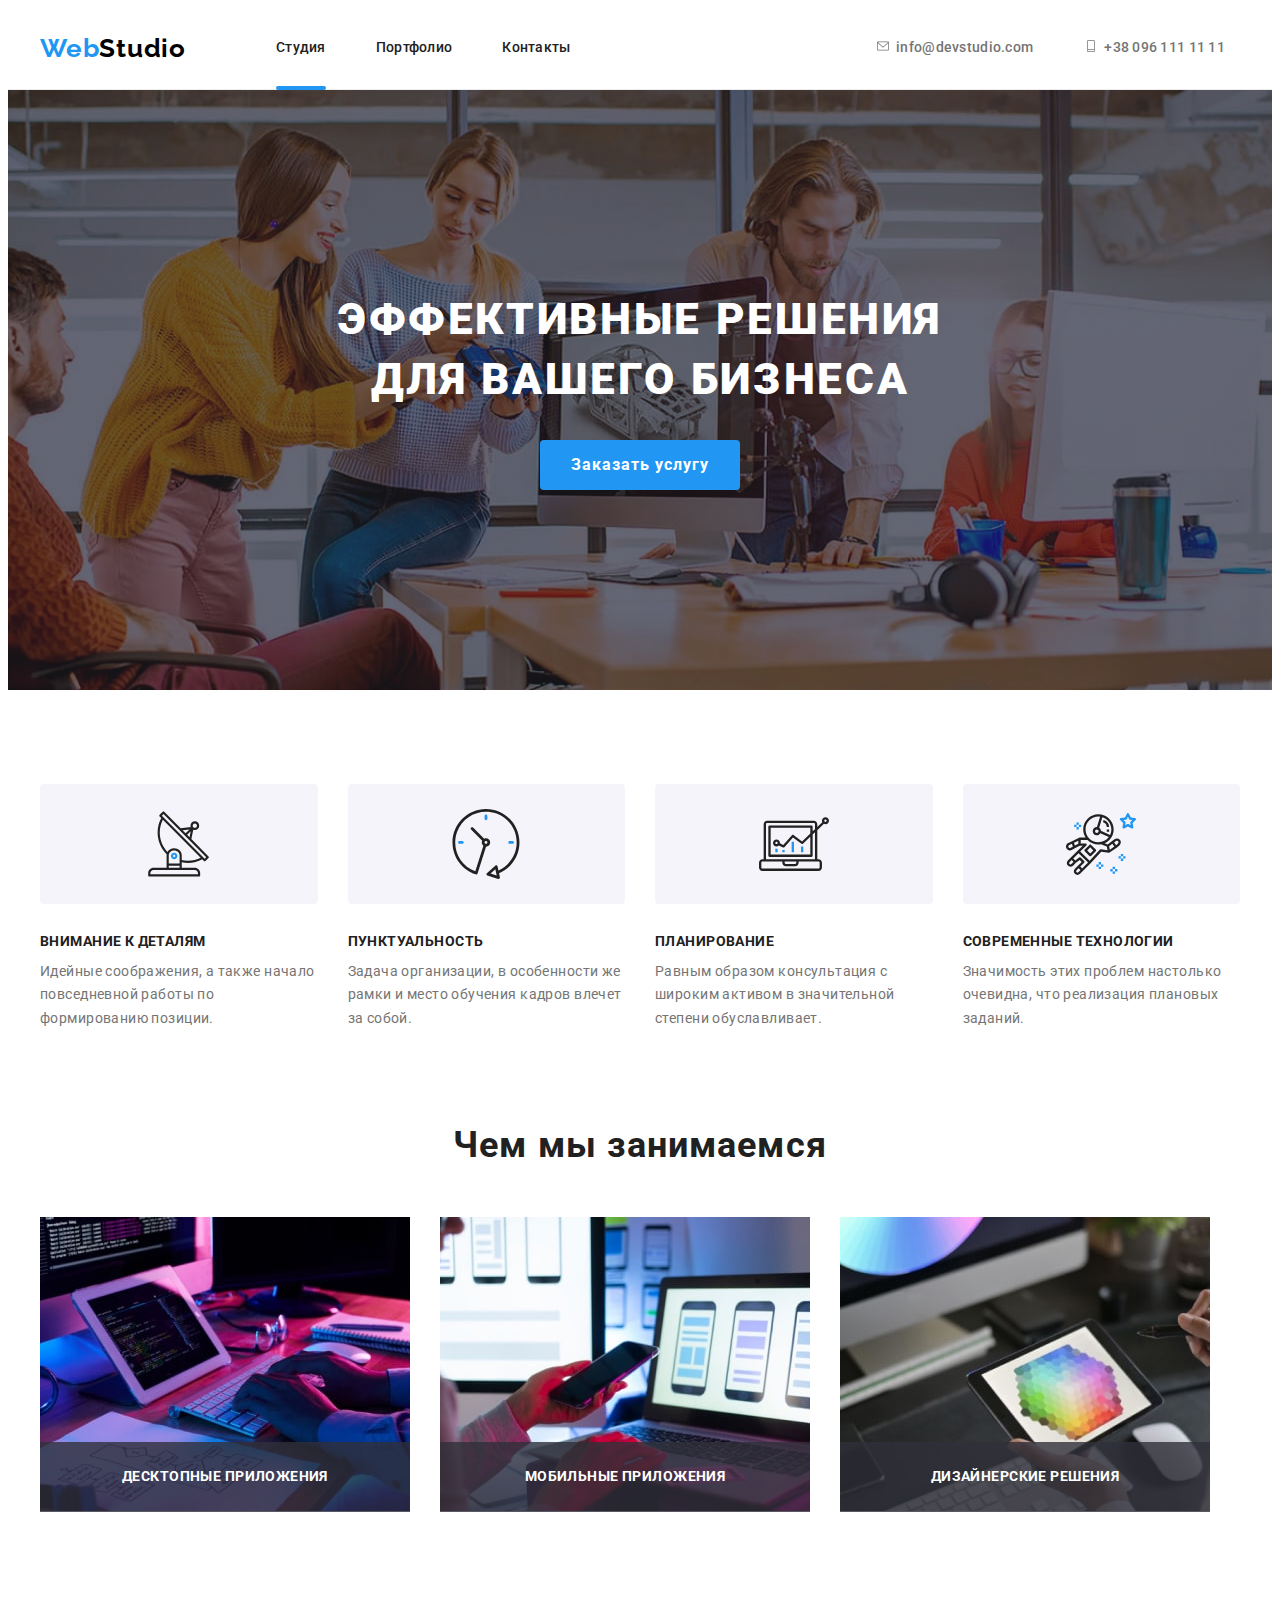
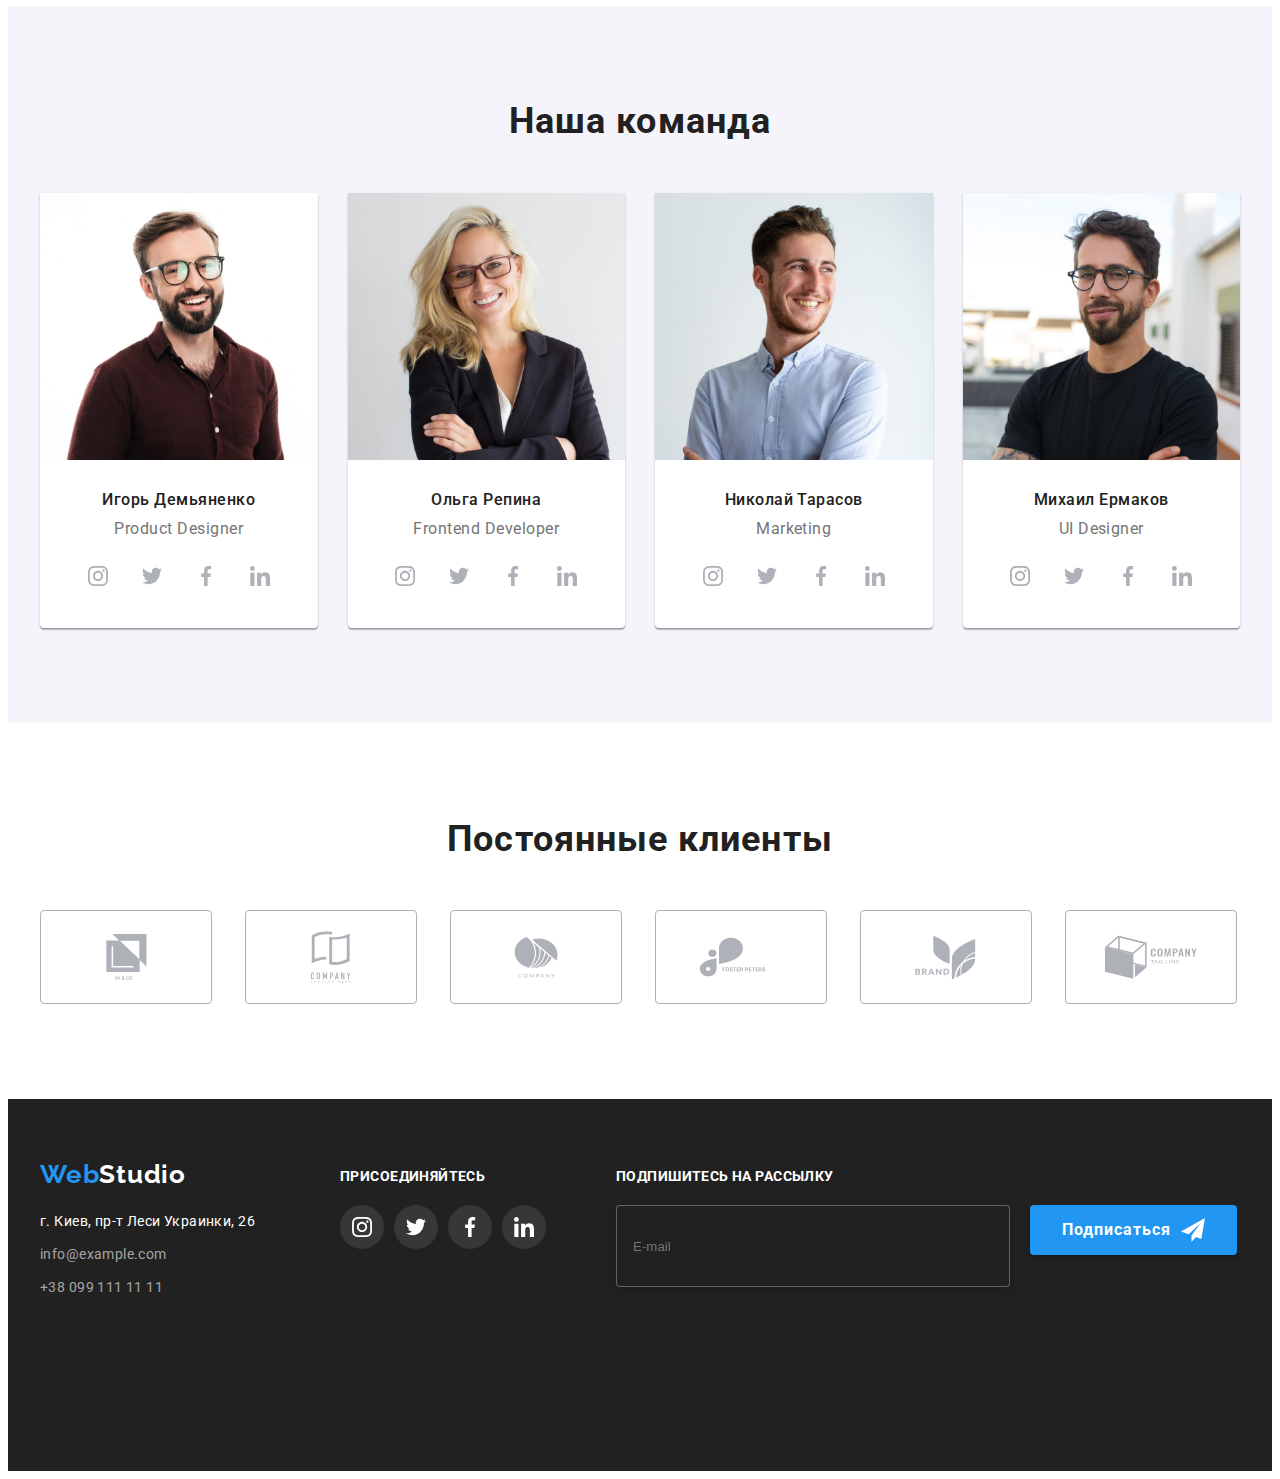
<file: index.html>
<!DOCTYPE html>
<html lang="ru">
  <head>
    <meta charset="UTF-8" />
    <meta http-equiv="X-UA-Compatible" content="IE=edge" />
    <meta name="viewport" content="width=device-width, initial-scale=1.0" />
    <link rel="preconnect" href="https://fonts.googleapis.com" />
    <link rel="preconnect" href="https://fonts.gstatic.com" crossorigin />
    <link
      href="https://fonts.googleapis.com/css2?family=Raleway:wght@700&family=Roboto:wght@400;500;700;900&display=swap"
      rel="stylesheet"
    />
    <title>WebStudio</title>
    <link
      rel="stylesheet"
      href="https://cdnjs.cloudflare.com/ajax/libs/modern-normalize/1.1.0/modern-normalize.min.css"
      integrity="sha512-wpPYUAdjBVSE4KJnH1VR1HeZfpl1ub8YT/NKx4PuQ5NmX2tKuGu6U/JRp5y+Y8XG2tV+wKQpNHVUX03MfMFn9Q=="
      crossorigin="anonymous"
      referrerpolicy="no-referrer"
    />
    <link
      rel="stylesheet"
      href="https://cdnjs.cloudflare.com/ajax/libs/animate.css/4.1.1/animate.min.css"
    />
    <link href="https://unpkg.com/aos@2.3.1/dist/aos.css" rel="stylesheet" />
    <!-- <link rel="stylesheet" href="./css/styles.css" /> -->
    <link rel="stylesheet" href="./css/mein.min.css" />
  </head>
  <body>
    <!-- HEADER  -->
    <header class="header">
      <div class="container nav-head">
        <nav class="header-nav">
          <a href="" class="header-logo link">
            Web<span class="logo">Studio</span></a
          >
          <ul class="header-list list">
            <li class="header-item">
              <a href="./index.html" class="header-link current link">Студия</a>
            </li>
            <li class="header-item">
              <a href="./portfolio.html" class="header-link link">Портфолио</a>
            </li>
            <li class="header-item">
              <a href="" class="header-link link">Контакты</a>
            </li>
          </ul>
        </nav>
        <ul class="header-contact list">
          <li>
            <a href="mailto:info@devstudio.com" class="header-mail link">
              <span class="header-contact-mail">
                <svg class=" " width="16" height="12">
                  <use href="./images/symbol-defs.svg#icon-meil"></use>
                </svg>
              </span>
              info@devstudio.com</a
            >
          </li>
          <li>
            <a href="tel:+380961111111" class="header-tel link">
              <span class="header-contact-tel">
                <svg class=" " width="16" height="12">
                  <use href="./images/symbol-defs.svg#icon-tel"></use>
                </svg>
              </span>
              +38 096 111 11 11</a
            >
          </li>
        </ul>
        <button type="button" class="heder-menu-btn" mob-modal-open>
          <svg class="heder-menu-icon" height="40" width="40">
            <use
              class="heder-menu-icon"
              href="./images/symbol-defs.svg#icon-menu_heder"
            ></use>
          </svg>
        </button>
      </div>
    </header>
    <main>
      <!-- HERO -->
      <section class="hero">
        <div class="container">
          <h1 class="hero-title">Эффективные решения для вашего бизнеса</h1>
          <button type="button" class="hero-btn" data-modal-open>
            Заказать услугу
          </button>
        </div>
      </section>
      <!-- SPECIFICATION -->
      <section class="specification">
        <div class="container">
          <ul class="specific list">
            <li class="specific__item">
              <div class="specific__item-icon">
                <svg class="specif-item-icon" width="65" height="70">
                  <use href="./images/symbol-defs.svg#icon-antenna"></use>
                </svg>
              </div>
              <h3 class="specific__title">Внимание к деталям</h3>
              <p class="specific__text">
                Идейные соображения, а также начало повседневной работы по
                формированию позиции.
              </p>
            </li>
            <li class="specific__item">
              <div class="specific__item-icon">
                <svg class="specif-item-icon" width="70" height="70">
                  <use href="./images/symbol-defs.svg#icon-clock"></use>
                </svg>
              </div>
              <h3 class="specific__title">Пунктуальность</h3>
              <p class="specific__text">
                Задача организации, в особенности же рамки и место обучения
                кадров влечет за собой.
              </p>
            </li>
            <li class="specific__item">
              <div class="specific__item-icon">
                <svg class="specif-item-icon" width="70" height="70">
                  <use href="./images/symbol-defs.svg#icon-diagram"></use>
                </svg>
              </div>
              <h3 class="specific__title">Планирование</h3>
              <p class="specific__text">
                Равным образом консультация с широким активом в значительной
                степени обуславливает.
              </p>
            </li>
            <li class="specific__item">
              <div class="specific__item-icon">
                <svg class="specif-item-icon" width="70" height="70">
                  <use href="./images/symbol-defs.svg#icon-astronaut"></use>
                </svg>
              </div>
              <h3 class="specific__title">Современные технологии</h3>
              <p class="specific__text">
                Значимость этих проблем настолько очевидна, что реализация
                плановых заданий.
              </p>
            </li>
          </ul>
        </div>
      </section>
      <!-- PROGEKT -->
      <section class="progekt">
        <div class="container">
          <h2 class="progekt-title">Чем мы занимаемся</h2>
          <ul class="title-list list">
            <li class="progekt-item">
              <img
                src="./images/box1.jpg"
                alt="Верстка кода на планшете"
                width="370"
                height="295"
              />
              <div class="progekt-text-box">
                <p class="progekt-text">Десктопные приложения</p>
              </div>
            </li>
            <li class="progekt-item">
              <img
                src="./images/box2.jpg"
                alt="Смартфон и ноутбук"
                width="370"
                height="295"
              />
              <div class="progekt-text-box">
                <p class="progekt-text">Мобильные приложения</p>
              </div>
            </li>
            <li class="progekt-item">
              <img
                src="./images/box3.jpg"
                alt="Палитра цветов на планшете"
                width="370"
                height="295"
              />
              <div class="progekt-text-box">
                <p class="progekt-text">Дизайнерские решения</p>
              </div>
            </li>
          </ul>
        </div>
      </section>
      <!-- TEAM -->
      <section class="team">
        <div class="container">
          <h2 class="team-title">Наша команда</h2>
          <ul class="team-list list">
            <li class="team-item team-card">
              <picture>
                <source
                  media="(min-width: 1200px)"
                  srcset="./images/photo1.jpg 1x, ./images/photo1-2x.jpg 2x"/>
              </picture>
              <picture>
                <source
                  media="(min-width: 768px)"
                  srcset="./images/photo1-tab.jpg 1x, ./images/photo2-2x-tab 2x"/>
              </picture>
              <picture>
                <source
                  media="(min-width: 320px)"
                  srcset="
                    ./images/photo1-mob.jpg 1x, ./images/photo1-mob-2x 2x"/>
              </picture>
              <img
                srcset= "./images/photo1.jpg 1x, ./images/photo1-2x.jpg 2x"
                src="./images/photo1.jpg"
                alt="Фото Игорь Демьяненко"
                width="270"
                height="260"
              />
              <div class="team-group">
                <h3 class="team-name">Игорь Демьяненко</h3>
                <p lang="en" class="team-text">Product Designer</p>
                <ul class="team-soc-list list">
                  <li class="team-soc-item">
                    <a href="" class="team-soc-link link">
                      <svg class="team-soc-icon" width="20" height="20">
                        <use
                          href="./images/symbol-defs.svg#icon-instagram"
                        ></use>
                      </svg>
                    </a>
                  </li>
                  <li class="team-soc-item">
                    <a href="" class="team-soc-link link"
                      ><svg class="team-soc-icon" width="20" height="20">
                        <use href="./images/symbol-defs.svg#icon-twitter"></use>
                      </svg>
                    </a>
                  </li>
                  <li class="team-soc-item">
                    <a href="" class="team-soc-link link"
                      ><svg class="team-soc-icon" width="20" height="20">
                        <use
                          href="./images/symbol-defs.svg#icon-facebook"
                        ></use>
                      </svg>
                    </a>
                  </li>
                  <li class="team-soc-item">
                    <a href="" class="team-soc-link link"
                      ><svg class="team-soc-icon" width="20" height="20">
                        <use
                          href="./images/symbol-defs.svg#icon-linkedin"
                        ></use>
                      </svg>
                    </a>
                  </li>
                </ul>
              </div>
            </li>
            <li class="team-item team-card">
              <pictur2
                ><source
                  media="(min-width: 1200px)"
                  srcset="./images/photo2.jpg 1x, 
                        ./images/photo2-2x.jpg 2x"
                />
              </picture>
              <picture
                ><source
                  media="(min-width: 768px)"
                  srcset="
                  ./images/photo2-tab.jpg 1x,
                  ./images/photo2-2x-tab.jpg 2x
                  "
                />
              </picture>
              <picture
                ><source
                  media="(min-width: 320px)"
                  srcset="
                    ./images/photo2-mob.jpg 1x,
                    ./images/photo2-2x-mob.jpg 2x
                  "
                />
              </picture>
              <img
                srcset="./images/photo2.jpg 1x, ./images/photo2-2x.jpg 2x"
                src="./images/photo2.jpg"
                alt="Фото Ольга Репина"
                width="270"
                height="260"
              />
              <div class="team-group">
                <h3 class="team-name">Ольга Репина</h3>
                <p lang="en" class="team-text">Frontend Developer</p>
                <ul class="team-soc-list list">
                  <li class="team-soc-item">
                    <a href="" class="team-soc-link link">
                      <svg class="team-soc-icon" width="20" height="20">
                        <use
                          href="./images/symbol-defs.svg#icon-instagram"
                        ></use>
                      </svg>
                    </a>
                  </li>
                  <li class="team-soc-item">
                    <a href="" class="team-soc-link link"
                      ><svg class="team-soc-icon" width="20" height="20">
                        <use href="./images/symbol-defs.svg#icon-twitter"></use>
                      </svg>
                    </a>
                  </li>
                  <li class="team-soc-item">
                    <a href="" class="team-soc-link link"
                      ><svg class="team-soc-icon" width="20" height="20">
                        <use
                          href="./images/symbol-defs.svg#icon-facebook"
                        ></use>
                      </svg>
                    </a>
                  </li>
                  <li class="team-soc-item">
                    <a href="" class="team-soc-link link"
                      ><svg class="team-soc-icon" width="20" height="20">
                        <use
                          href="./images/symbol-defs.svg#icon-linkedin"
                        ></use>
                      </svg>
                    </a>
                  </li>
                </ul>
              </div>
            </li>
            <li class="team-item team-card">
              <picture
                ><source
                  media="(min-width: 1200px)"
                  srcset="./images/photo3.jpg 1x, 
                          ./images/photo3-2x.jpg 2x"
                />
              </picture>
              <picture
                ><source
                  media="(min-width: 768px)"
                  srcset="
                  ./images/photo3-tab.jpg 1x,
                  ./images/photo3-2x-tab.jpg 2x
                  "
                />
              </picture>
              <picture
                ><source
                  media="(min-width: 320px)"
                  srcset="
                  ./images/photo3-mob.jpg 1x,
                  ./images/photo3-2x-mob.jpg 2x
                  "
                />
              </picture>
              <img
                srcset="./images/photo3.jpg 1x, ./images/photo3-2x.jpg 2x"
                src="./images/photo3.jpg"
                alt="Фото Николай Тарасов"
                width="270"
                height="260"
              />
              <div class="team-group">
                <h3 class="team-name">Николай Тарасов</h3>
                <p lang="en" class="team-text">Marketing</p>
                <ul class="team-soc-list list">
                  <li class="team-soc-item">
                    <a href="" class="team-soc-link link">
                      <svg class="team-soc-icon" width="20" height="20">
                        <use
                          href="./images/symbol-defs.svg#icon-instagram"
                        ></use>
                      </svg>
                    </a>
                  </li>
                  <li class="team-soc-item">
                    <a href="" class="team-soc-link link"
                      ><svg class="team-soc-icon" width="20" height="20">
                        <use href="./images/symbol-defs.svg#icon-twitter"></use>
                      </svg>
                    </a>
                  </li>
                  <li class="team-soc-item">
                    <a href="" class="team-soc-link link"
                      ><svg class="team-soc-icon" width="20" height="20">
                        <use
                          href="./images/symbol-defs.svg#icon-facebook"
                        ></use>
                      </svg>
                    </a>
                  </li>
                  <li class="team-soc-item">
                    <a href="" class="team-soc-link link"
                      ><svg class="team-soc-icon" width="20" height="20">
                        <use
                          href="./images/symbol-defs.svg#icon-linkedin"
                        ></use>
                      </svg>
                    </a>
                  </li>
                </ul>
              </div>
            </li>
            <li class="team-item team-card">
              <picture
                ><source
                  media="(min-width: 1200px)"
                  srcset="./images/photo4.jpg 1x, 
                          ./images/photo4-2x.jpg 2x"
                />
              </picture>
              <picture
                ><source
                  media="(min-width: 768px)"
                  srcset="
                    ./images/photo4-tab.jpg 1x,
                    ./images/photo4-2x-tab.jpg 2x
                  "
                />
              </picture>
              <picture
                ><source
                  media="(min-width: 320px)"
                  srcset="
                    ./images/photo4-mob.jpg 1x,
                    ./images/photo4-2x-mob.jpg 2x
                  "
                />
              </picture>
              <img
                srcset="./images/photo4.jpg 1x, ./images/photo4-2x.jpg 2x"
                src="./images/photo4.jpg"
                alt="Фото Михаил Ермаков"
                width="270"
                height="260"
              />
              <div class="team-group">
                <h3 class="team-name">Михаил Ермаков</h3>
                <p lang="en" class="team-text">UI Designer</p>
                <ul class="team-soc-list list">
                  <li class="team-soc-item">
                    <a href="" class="team-soc-link link">
                      <svg class="team-soc-icon" width="20" height="20">
                        <use
                          href="./images/symbol-defs.svg#icon-instagram"
                        ></use>
                      </svg>
                    </a>
                  </li>
                  <li class="team-soc-item">
                    <a href="" class="team-soc-link link"
                      ><svg class="team-soc-icon" width="20" height="20">
                        <use href="./images/symbol-defs.svg#icon-twitter"></use>
                      </svg>
                    </a>
                  </li>
                  <li class="team-soc-item">
                    <a href="" class="team-soc-link link"
                      ><svg class="team-soc-icon" width="20" height="20">
                        <use
                          href="./images/symbol-defs.svg#icon-facebook"
                        ></use>
                      </svg>
                    </a>
                  </li>
                  <li class="team-soc-item">
                    <a href="" class="team-soc-link link"
                      ><svg class="team-soc-icon" width="20" height="20">
                        <use
                          href="./images/symbol-defs.svg#icon-linkedin"
                        ></use>
                      </svg>
                    </a>
                  </li>
                </ul>
              </div>
            </li>
          </ul>
        </div>
      </section>
      <!-- CLIENTS -->
      <section class="clients">
        <div class="container">
          <h2 class="clients-title">Постоянные клиенты</h2>
          <ul class="client list">
            <li class="client__item">
              <a href="" class="client__link link">
                <svg class="client__soc-icon" width="41" height="46">
                  <use href="./images/symbol-defs.svg#icon-logol"></use>
                </svg>
              </a>
            </li>
            <li class="client__item">
              <a href="" class="client__link link"
                ><svg class="client__soc-icon" width="40" height="52">
                  <use href="./images/symbol-defs.svg#icon-logoll"></use>
                </svg>
              </a>
            </li>
            <li class="client__item">
              <a href="" class="client__link link"
                ><svg class="client__soc-icon" width="44" height="42">
                  <use href="./images/symbol-defs.svg#icon-logolll"></use>
                </svg>
              </a>
            </li>
            <li class="client__item">
              <a href="" class="client__link link"
                ><svg class="client__soc-icon" width="85" height="40">
                  <use href="./images/symbol-defs.svg#icon-logolV"></use>
                </svg>
              </a>
            </li>
            <li class="client__item">
              <a href="" class="client__link link"
                ><svg class="client__soc-icon" width="63" height="45">
                  <use href="./images/symbol-defs.svg#icon-logoV"></use>
                </svg>
              </a>
            </li>
            <li class="client__item">
              <a href="" class="client__link link"
                ><svg class="client__soc-icon" width="94" height="44">
                  <use href="./images/symbol-defs.svg#icon-logoVl"></use>
                </svg>
              </a>
            </li>
          </ul>
        </div>
      </section>
    </main>
    <!-- FOOTER -->
    <footer class="footer">
      <div class="container footer-cont">
        <div class="footer-contacts-logo">
          <a href="" class="footer-logo link">
            Web<span class="logo-footer">Studio</span>
          </a>
          <address class="footer-address link">
            <div class="footer-contacts">
              г. Киев, пр-т Леси Украинки, 26
              <a href="info@example.com" class="footer-mail link"
                >info@example.com</a
              >
              <a href="+380991111111" class="footer-tel link"
                >+38 099 111 11 11</a
              >
            </div>
          </address>
        </div>
        <div class="footer-soc">
          <p class="footer-soc-text">присоединяйтесь</p>
          <ul class="footer-soc-list list">
            <li class="footer-soc-item">
              <a href="" class="footer-soc-link link">
                <svg class="footer-soc-icon" width="20" height="20">
                  <use href="./images/symbol-defs.svg#icon-instagram"></use>
                </svg>
              </a>
            </li>
            <li class="footer-soc-item">
              <a href="" class="footer-soc-link link"
                ><svg class="footer-soc-icon" width="20" height="20">
                  <use href="./images/symbol-defs.svg#icon-twitter"></use>
                </svg>
              </a>
            </li>
            <li class="footer-soc-item">
              <a href="" class="footer-soc-link link"
                ><svg class="footer-soc-icon" width="20" height="20">
                  <use href="./images/symbol-defs.svg#icon-facebook"></use>
                </svg>
              </a>
            </li>
            <li class="footer-soc-item">
              <a href="" class="footer-soc-link link"
                ><svg class="footer-soc-icon" width="20" height="20">
                  <use href="./images/symbol-defs.svg#icon-linkedin"></use>
                </svg>
              </a>
            </li>
          </ul>
        </div>
        <div class="footer-email">
          <p class="footer-soc-text">Подпишитесь на рассылку</p>
          <form class="email-btn">
            <input
              type="email"
              class="footer-imput"
              name="footer-email"
              placeholder="E-mail"
              id="footer-email"
            />
            <button type="submit" class="footer-email-btn">
              Подписаться
              <svg class="icon-send" width="24" height="24">
                <use href="./images/symbol-defs.svg#icon-icon-send"></use>
              </svg>
            </button>
          </form>
        </div>
      </div>
    </footer>
    <!-- Modal -->
    <div class="backdrop is-hidden" data-modal>
      <div class="modal">
        <button type="button" class="modal-cloce-btn" data-modal-close>
          <svg class="modal-cloce" width="" height="">
            <use href="./images/symbol-defs.svg#icon-close-buttom"></use>
          </svg>
        </button>
        <p class="modal-titel">Оставьте свои данные, мы вам перезвоним</p>
        <form>
          <div class="modal-field">
            <label for="user-name" class="modal-label">Имя</label>
            <div class="input-wrap">
              <input
                type="text"
                class="modal-input"
                name="user-name"
                placeholder=""
                id="user-name"
              />
              <svg class="modal-icon" width="18" height="18">
                <use href="./images/symbol-defs.svg#icon-person-black"></use>
              </svg>
            </div>
          </div>
          <div class="modal-field">
            <label for="user-tel" class="modal-label">Телефон</label>
            <div class="input-wrap">
              <input
                type="tel"
                class="modal-input"
                name="user-tel"
                placeholder=""
                id="user-tel"
              />
              <svg class="modal-icon" width="18" height="18">
                <use href="./images/symbol-defs.svg#icon-phone-black"></use>
              </svg>
            </div>
          </div>
          <div class="modal-field">
            <label for="user-email" class="modal-label">Почта</label>
            <div class="input-wrap">
              <input
                type="email"
                class="modal-input"
                name="user-email"
                placeholder=""
                id="user-email"
              />
              <svg class="modal-icon" width="18" height="18">
                <use href="./images/symbol-defs.svg#icon-email-black"></use>
              </svg>
            </div>
          </div>
          <div class="modal-field">
            <label for="user-coment" class="modal-label">Комментарий</label>
            <textarea
              name="user-coment"
              id="user-coment"
              class="modal-coment"
              placeholder="Введите текст"
            ></textarea>
          </div>
          <div class="modal-field">
            <input
              type="checkbox"
              name="privasy"
              value="true"
              class="modal-check visually-hidden"
              id="privasy"
            />
            <label for="privasy" class="check-text"
              >Соглашаюсь с рассылкой и принимаю
              <a href="" class="link check-text-link"> Условия договора</a>
            </label>
          </div>
          <div class="modal-button">
            <button type="submit" class="modal-btn">Отправить</button>
          </div>
        </form>
      </div>
    </div>
    <!-- Modal mobile -->
    <div class="backdrop-mob is-hidden" mob-modal>
      <div class="mob-modal">
        <button type="button" class="mob-cloce-btn" mob-modal-close>
          <svg class="modal-cloce" width="40" height="40">
            <use href="./images/symbol-defs.svg#icon-close-mob"></use>
          </svg>
        </button>
        <ul class="mob-nav-list list">
          <li class="mob-nav-item">
            <a href="./index.html" class="mob-nav-link current link">Студия</a>
          </li>
          <li class="mob-nav-item">
            <a href="./portfolio.html" class="mob-nav-link link">Портфолио</a>
          </li>
          <li class="mob-nav-item">
            <a href="" class="mob-nav-link link">Контакты</a>
          </li>
        </ul>
        <div class="mob-cont">
          <ul class="mob-cont-list list">
            <li class="mob-cont-item">
                <a href="tel:+380961111111" class="mob-cont-tel link">
                  +38 096 111 11 11</a
                >
              </li>
              <li class="mob-cont-item">
                <a href="mailto:info@devstudio.com" class="mob-cont-mail link">
                  info@devstudio.com</a
                >
              </li>
          </ul>
        </div>
        <div class="mob-soc">
          <ul class="mob-soc-list list">
            <li class="mob-soc-iten item"><a href=""></a>Instagram</li>
            <li class="mob-soc-iten item"><a href=""></a>Twitter</li>
            <li class="mob-soc-iten item"><a href=""></a>Facebook</li>
            <li class="mob-soc-iten item"><a href=""></a>LinkedIn</li>
          </ul>
        </div>
      </div>
    </div>
    <script src="./js/modal.js"></script>
    <script src="./js/mobile-menu.js"></script>
    <script src="https://unpkg.com/aos@2.3.1/dist/aos.js"></script>
    <script>
      AOS.init();
    </script>
  </body>
</html>
</file>
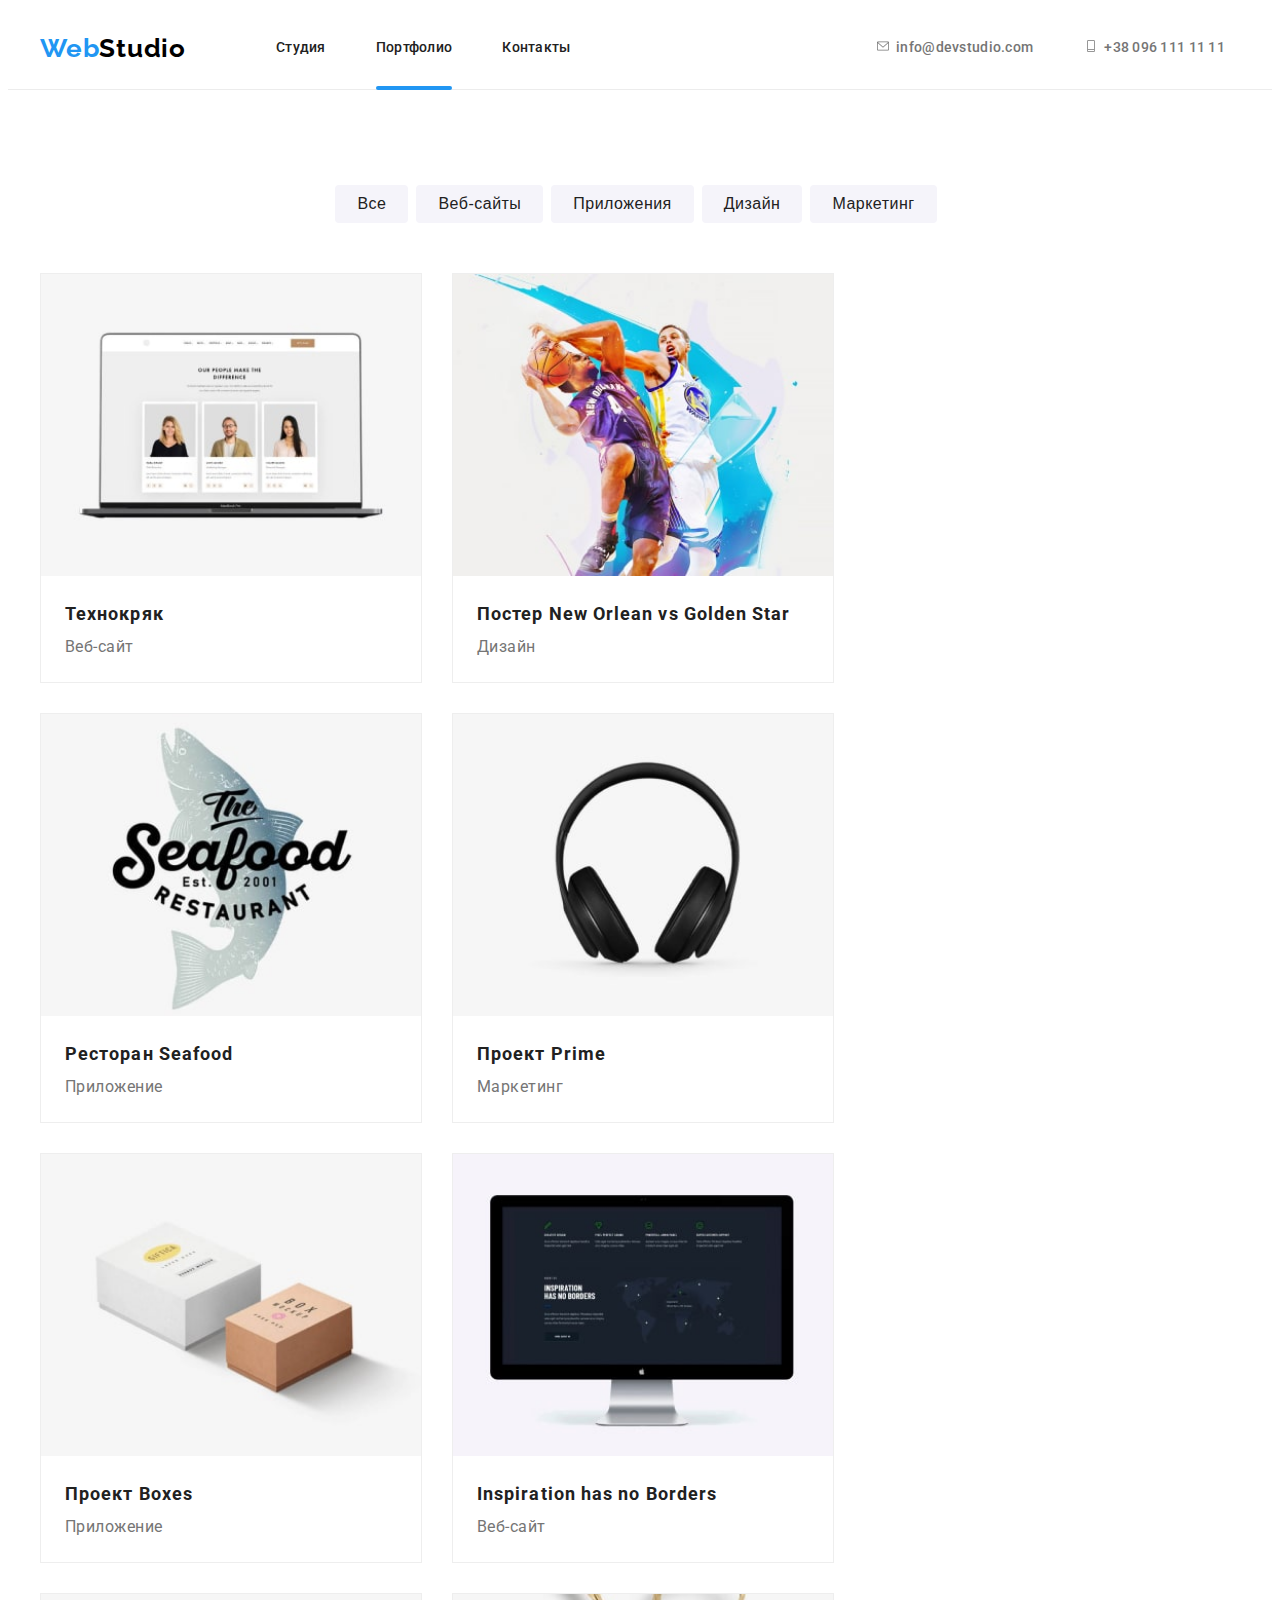
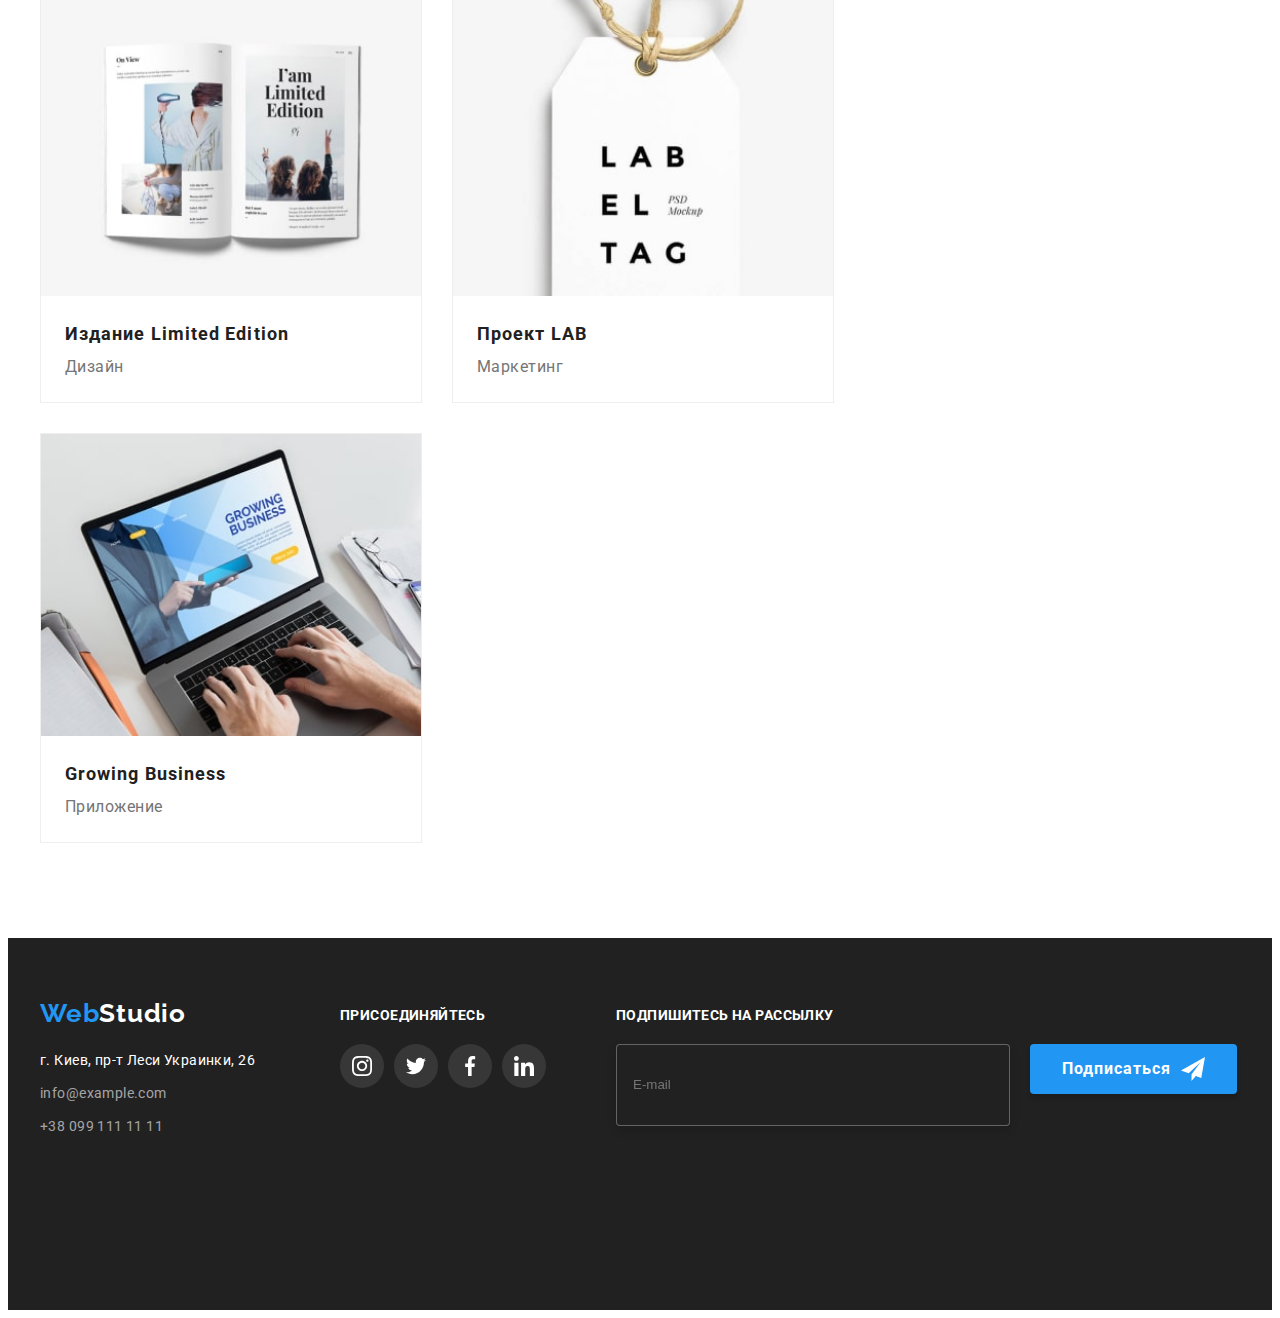
<file: portfolio.html>
<!DOCTYPE html>
<html lang="ru">
  <head>
    <meta charset="UTF-8" />
    <meta http-equiv="X-UA-Compatible" content="IE=edge" />
    <meta name="viewport" content="width=device-width, initial-scale=1.0" />
    <link rel="preconnect" href="https://fonts.googleapis.com" />
    <link rel="preconnect" href="https://fonts.gstatic.com" crossorigin />
    <link
      href="https://fonts.googleapis.com/css2?family=Raleway:wght@700&family=Roboto:wght@400;500;700;900&display=swap"
      rel="stylesheet"
    />
    <title>WebStudio</title>
    <link
      rel="stylesheet"
      href="https://cdnjs.cloudflare.com/ajax/libs/modern-normalize/1.1.0/modern-normalize.min.css"
      integrity="sha512-wpPYUAdjBVSE4KJnH1VR1HeZfpl1ub8YT/NKx4PuQ5NmX2tKuGu6U/JRp5y+Y8XG2tV+wKQpNHVUX03MfMFn9Q=="
      crossorigin="anonymous"
      referrerpolicy="no-referrer"
    />
    <!-- <link rel="stylesheet" href="./css/styles.css" /> -->
    <link rel="stylesheet" href="./css/mein.min.css" />
  </head>
  <body>
    <!-- HEADER  -->
    <header class="header">
      <div class="container nav-head">
        <nav class="header-nav">
          <a href="" class="header-logo link">
            Web<span class="logo">Studio</span></a
          >
          <ul class="header-list list">
            <li class="header-item">
              <a href="./index.html" class="header-link link">Студия</a>
            </li>
            <li class="header-item">
              <a href="./portfolio.html" class="header-link current link"
                >Портфолио</a
              >
            </li>
            <li class="header-item">
              <a href="" class="header-link link">Контакты</a>
            </li>
          </ul>
        </nav>
        <ul class="header-contact list">
          <li>
            <a href="mailto:info@devstudio.com" class="header-mail link">
              <span class="header-contact-mail">
                <svg class=" " width="16" height="12">
                  <use href="./images/symbol-defs.svg#icon-meil"></use>
                </svg>
              </span>
              info@devstudio.com</a
            >
          </li>
          <li>
            <a href="tel:+380961111111" class="header-tel link">
              <span class="header-contact-tel">
                <svg class=" " width="16" height="12">
                  <use href="./images/symbol-defs.svg#icon-tel"></use>
                </svg>
              </span>
              +38 096 111 11 11</a
            >
          </li>
        </ul>
        <button type="button" class="heder-menu-btn" mob-modal-open>
          <svg class="heder-menu-icon" height="40" width="40">
            <use
              class="heder-menu-icon"
              href="./images/symbol-defs.svg#icon-menu_heder"
            ></use>
          </svg>
        </button>
      </div>
    </header>
    <!-- PORTFOLIO -->
    <main>
      <!-- FILTERS -->
      <section class="filters">
        <div class="container">
          <ul class="filters-list list">
            <li class="filt-btn-list">
              <button type="button" class="filters-btn">Все</button>
            </li>
            <li class="filt-btn-list">
              <button type="button" class="filters-btn">Веб-сайты</button>
            </li>
            <li class="filt-btn-list">
              <button type="button" class="filters-btn">Приложения</button>
            </li>
            <li class="filt-btn-list">
              <button type="button" class="filters-btn">Дизайн</button>
            </li>
            <li class="filt-btn-list">
              <button type="button" class="filters-btn">Маркетинг</button>
            </li>
          </ul>
          <!-- WORKS -->
          <ul class="works-list list">
            <li class="works-item">
              <div class="works-top-warp">
                <img
                  src="./images/project1.jpg"
                  alt="Ноутбук с сайтом"
                  width="370"
                  height="295"
                />
                <p class="works-top-text">
                  Ресурс предлагает комплексные предложения с разным уровнем
                  функционала и сервисов. Все это позволит посетителю получить
                  исчерпывающие сведения о компании или частном лице
                </p>
              </div>
              <div class="work-card">
                <h3 class="works-title">Технокряк</h3>
                <p class="works-text">Веб-сайт</p>
              </div>
            </li>
            <li class="works-item">
              <div class="works-top-warp">
                <img
                  src="./images/project2.jpg"
                  alt="Постер с двумя баскетболистами"
                  width="370"
                  height="295"
                />
                <p class="works-top-text">
                  Ресурс предлагает комплексные предложения с разным уровнем
                  функционала и сервисов. Все это позволит посетителю получить
                  исчерпывающие сведения о компании или частном лице
                </p>
              </div>
              <div class="work-card">
                <h3 class="works-title">Постер New Orlean vs Golden Star</h3>
                <p class="works-text">Дизайн</p>
              </div>
            </li>
            <li class="works-item">
              <div class="works-top-warp">
                <img
                  src="./images/project3.jpg"
                  alt="Эмблема с рыбой"
                  width="370"
                  height="295"
                />
                <p class="works-top-text">
                  Ресурс предлагает комплексные предложения с разным уровнем
                  функционала и сервисов. Все это позволит посетителю получить
                  исчерпывающие сведения о компании или частном лице
                </p>
              </div>
              <div class="work-card">
                <h3 class="works-title">Ресторан Seafood</h3>
                <p class="works-text">Приложение</p>
              </div>
            </li>
            <li class="works-item">
              <div class="works-top-warp">
                <img
                  src="./images/project4.jpg"
                  alt="Наушники"
                  width="370"
                  height="295"
                />
                <p class="works-top-text">
                  Ресурс предлагает комплексные предложения с разным уровнем
                  функционала и сервисов. Все это позволит посетителю получить
                  исчерпывающие сведения о компании или частном лице
                </p>
              </div>
              <div class="work-card">
                <h3 class="works-title">Проект Prime</h3>
                <p class="works-text">Маркетинг</p>
              </div>
            </li>
            <li class="works-item">
              <div class="works-top-warp">
                <img
                  src="./images/project5.jpg"
                  alt="Две коробки"
                  width="370"
                  height="295"
                />
                <p class="works-top-text">
                  Ресурс предлагает комплексные предложения с разным уровнем
                  функционала и сервисов. Все это позволит посетителю получить
                  исчерпывающие сведения о компании или частном лице
                </p>
              </div>
              <div class="work-card">
                <h3 class="works-title">Проект Boxes</h3>
                <p class="works-text">Приложение</p>
              </div>
            </li>
            <li class="works-item">
              <div class="works-top-warp">
                <img
                  src="./images/project6.jpg"
                  alt="Черный монитор"
                  width="370"
                  height="295"
                />
                <p class="works-top-text">
                  Ресурс предлагает комплексные предложения с разным уровнем
                  функционала и сервисов. Все это позволит посетителю получить
                  исчерпывающие сведения о компании или частном лице
                </p>
              </div>
              <div class="work-card">
                <h3 class="works-title">Inspiration has no Borders</h3>
                <p class="works-text">Веб-сайт</p>
              </div>
            </li>
            <li class="works-item">
              <div class="works-top-warp">
                <img
                  src="./images/project7.jpg"
                  alt="Открытая книга"
                  width="370"
                  height="295"
                />
                <p class="works-top-text">
                  Ресурс предлагает комплексные предложения с разным уровнем
                  функционала и сервисов. Все это позволит посетителю получить
                  исчерпывающие сведения о компании или частном лице
                </p>
              </div>
              <div class="work-card">
                <h3 class="works-title">Издание Limited Edition</h3>
                <p class="works-text">Дизайн</p>
              </div>
            </li>
            <li class="works-item">
              <div class="works-top-warp">
                <img
                  src="./images/project8.jpg"
                  alt="Белая лейба"
                  width="370"
                  height="295"
                />
                <p class="works-top-text">
                  Ресурс предлагает комплексные предложения с разным уровнем
                  функционала и сервисов. Все это позволит посетителю получить
                  исчерпывающие сведения о компании или частном лице
                </p>
              </div>
              <div class="work-card">
                <h3 class="works-title">Проект LAB</h3>
                <p class="works-text">Маркетинг</p>
              </div>
            </li>
            <li class="works-item">
              <div class="works-top-warp">
                <img
                  src="./images/project9.jpg"
                  alt="Ноутбук и две руки"
                  width="370"
                  height="295"
                />
                <p class="works-top-text">
                  Ресурс предлагает комплексные предложения с разным уровнем
                  функционала и сервисов. Все это позволит посетителю получить
                  исчерпывающие сведения о компании или частном лице
                </p>
              </div>
              <div class="work-card">
                <h3 class="works-title">Growing Business</h3>
                <p class="works-text">Приложение</p>
              </div>
            </li>
          </ul>
        </div>
      </section>
    </main>
    <!-- FOOTER -->
    <footer class="footer">
      <div class="container footer-cont">
        <div class="footer-contacts-logo">
          <a href="" class="footer-logo link">
            Web<span class="logo-footer">Studio</span>
          </a>
          <address class="footer-address link">
            <div class="footer-contacts">
              г. Киев, пр-т Леси Украинки, 26
              <a href="info@example.com" class="footer-mail link"
                >info@example.com</a
              >
              <a href="+380991111111" class="footer-tel link"
                >+38 099 111 11 11</a
              >
            </div>
          </address>
        </div>
        <div class="footer-soc">
          <p class="footer-soc-text">присоединяйтесь</p>
          <ul class="footer-soc-list list">
            <li class="footer-soc-item">
              <a href="" class="footer-soc-link link">
                <svg class="footer-soc-icon" width="20" height="20">
                  <use href="./images/symbol-defs.svg#icon-instagram"></use>
                </svg>
              </a>
            </li>
            <li class="footer-soc-item">
              <a href="" class="footer-soc-link link"
                ><svg class="footer-soc-icon" width="20" height="20">
                  <use href="./images/symbol-defs.svg#icon-twitter"></use>
                </svg>
              </a>
            </li>
            <li class="footer-soc-item">
              <a href="" class="footer-soc-link link"
                ><svg class="footer-soc-icon" width="20" height="20">
                  <use href="./images/symbol-defs.svg#icon-facebook"></use>
                </svg>
              </a>
            </li>
            <li class="footer-soc-item">
              <a href="" class="footer-soc-link link"
                ><svg class="footer-soc-icon" width="20" height="20">
                  <use href="./images/symbol-defs.svg#icon-linkedin"></use>
                </svg>
              </a>
            </li>
          </ul>
        </div>
        <div class="footer-email">
          <p class="footer-soc-text">Подпишитесь на рассылку</p>
          <form class="email-btn">
            <input
              type="email"
              class="footer-imput"
              name="footer-email"
              placeholder="E-mail"
              id="footer-email"
            />
            <button type="submit" class="footer-email-btn">
              Подписаться
              <svg class="icon-send" width="24" height="24">
                <use href="./images/symbol-defs.svg#icon-icon-send"></use>
              </svg>
            </button>
          </form>
        </div>
      </div>
      <!-- Modal mobile -->
      <div class="backdrop-mob is-hidden" mob-modal>
        <div class="mob-modal">
          <button type="button" class="mob-cloce-btn" mob-modal-close>
            <svg class="modal-cloce" width="40" height="40">
              <use href="./images/symbol-defs.svg#icon-close-mob"></use>
            </svg>
          </button>
          <ul class="mob-nav-list list">
            <li class="mob-nav-item">
              <a href="./index.html" class="mob-nav-link current link"
                >Студия</a
              >
            </li>
            <li class="mob-nav-item">
              <a href="./portfolio.html" class="mob-nav-link link">Портфолио</a>
            </li>
            <li class="mob-nav-item">
              <a href="" class="mob-nav-link link">Контакты</a>
            </li>
          </ul>
          <div class="mob-cont">
            <ul class="mob-cont-list list">
              <li class="mob-cont-item">
                <a href="tel:+380961111111" class="mob-cont-tel link">
                  +38 096 111 11 11</a
                >
              </li>
              <li class="mob-cont-item">
                <a href="mailto:info@devstudio.com" class="mob-cont-mail link">
                  info@devstudio.com</a
                >
              </li>
            </ul>
          </div>
          <div class="mob-soc">
            <ul class="mob-soc-list list">
              <li class="mob-soc-iten item"><a href=""></a>Instagram</li>
              <li class="mob-soc-iten item"><a href=""></a>Twitter</li>
              <li class="mob-soc-iten item"><a href=""></a>Facebook</li>
              <li class="mob-soc-iten item"><a href=""></a>LinkedIn</li>
            </ul>
          </div>
        </div>
      </div>
      <script src="./js/mobile-menu.js"></script>
    </footer>
  </body>
</html>
</file>
<file: css/styles.css>
/* outline: 2px solid red; */

/* =============HEADER================*/

/* border: 1px solid #ececec; */
/* outline: 2px solid red; */

/* =============HERO================*/

/* =============SPECIFICATION================*/

/* outline: 2px solid red; */

/* =============PROGEKT================*/

/* outline: 2px solid red; */
/* outline: 2px solid red; */
/* background-color: #212121; */

/* =============TEAM================*/

/* =============CLIENTS============= */

/* =============FILTERS================*/

/* =============WORKS================*/

/* outline: 2px solid red; */

/* =============FOOTER================*/

/* outline: 2px solid red; */
/* position: static; */
/* padding-left: 70px; */

/* ======================= Modal ======================= */
</file>
<file: css/mein.min.css>
:root{--title-color: #212121;--text-color: #757575;--accent-color: #2196f3;--primary-white-color: #ffffff;--transition: 250ms cubic-bezier(0.4, 0, 0.2, 1)}p,h1,h2,h3,h4,h5{margin:0}ul,ol{margin:0;padding-left:0}body{font-family:"Roboto",sans-serif;color:var(--title-color)}.list{list-style:none}.link{text-decoration:none;font-style:normal}.visually-hidden{position:absolute;white-space:nowrap;width:1px;height:1px;overflow:hidden;border:0;padding:0;clip:rect(0 0 0 0);clip-path:inset(50%);margin:-1px}.container{width:100%;margin:0 auto;padding-left:15px;padding-right:15px}@media screen and (min-width: 480px){.container{width:450px}}@media screen and (min-width: 768px){.container{width:738px}}@media screen and (min-width: 1200px){.container{width:1200px}}button{cursor:pointer}img{display:block;max-width:100%;height:auto;width:100%}.backdrop{width:100%;height:100%;background:rgba(0,0,0,.2);position:fixed;top:0;transition:opacity 250ms cubic-bezier(0.4, 0, 0.2, 1),visibility var(--transition)}.modal{width:450px;min-height:581px;background:#fff;box-shadow:0px 1px 3px rgba(0,0,0,.12),0px 1px 1px rgba(0,0,0,.14),0px 2px 1px rgba(0,0,0,.2);border-radius:4px;position:absolute;top:50%;left:50%;transform:translate(-50%, -50%) scale(1);transition:transform 250ms;padding:40px}.backdrop.is-hidden .modal{transform:translate(0) scale(0)}@media screen and (min-width: 768px){.modal{width:450px}}@media screen and (min-width: 1200px){.modal{width:528px}}.is-hidden{visibility:hidden;opacity:0;pointer-events:none}.no-scroll{overflow:hidden}.modal-cloce-btn{width:30px;height:30px;border-radius:50%;border-color:rgba(0,0,0,0);position:absolute;top:10px;right:10px;background:#fff;border:1px solid rgba(0,0,0,.1)}.modal-cloce-btn:focus{fill:var(--accent-color);transition:background-color var(--transition)}.modal-titel{font-size:20px;font-weight:700;line-height:1.15;letter-spacing:.03em;text-align:center;color:var(--title-color);margin-bottom:12px}.modal-field{width:100%;margin-bottom:10px}.input-wrap{position:relative}.modal-icon{position:absolute;left:12px;top:50%;transform:translateY(-50%)}.modal-input:focus+.modal-icon{fill:var(--accent-color);transition:background-color var(--transition)}.modal-input{width:100%;height:40px;left:576px;top:314px;border:1px solid rgba(33,33,33,.2);border-radius:4px;outline:none;padding-left:35px;padding-top:10px}.modal-input:focus{border-color:var(--accent-color);transition:background-color var(--transition)}.modal-input::placeholder{font-size:12px;font-weight:400;line-height:1.16;letter-spacing:.01em;color:rgba(117,117,117,.5)}.modal-label{font-size:12px;font-weight:400;line-height:1.16;letter-spacing:.01em;color:#757575;display:flex;margin-bottom:4px}.modal-coment{width:100%;height:120px;border:1px solid rgba(33,33,33,.2);border-radius:4px;resize:none;padding:12px 16px}.check-text{font-size:12px;font-weight:400;line-height:1.17;letter-spacing:.03em;color:var(--text-color);display:flex;align-items:center}.check-text::before{content:"";width:16px;height:15px;border:2px solid var(--title-color);border-radius:3px;margin-right:8px}.modal-check:checked+.check-text::before{background-color:var(--accent-color);background-image:url(../images/check.svg);background-repeat:no-repeat;background-position:center;border:none}.modal-check:focus+.check-text::before{border-color:var(--accent-color)}.check-text-link{font-size:12px;font-weight:400;line-height:1.17;letter-spacing:.03em;text-decoration-line:underline;color:#2196f3;padding-left:5px}.modal-button{display:flex;justify-content:center;margin-top:30px}.modal-btn{font-size:16px;font-weight:700;line-height:1.88;letter-spacing:.06em;width:200px;height:50px;left:700px;top:712px;background:#188ce8;box-shadow:0px 4px 4px rgba(0,0,0,.15);border-radius:4px;border:none;cursor:pointer;display:flex;justify-content:center;align-items:center;color:#fff}.backdrop-mob{width:100%;height:100%;background:rgba(0,0,0,.2);position:fixed;top:0px}@media screen and (min-width: 768px){.backdrop-mob{display:none}}.mob-modal{width:100%;height:100%;background:#fff;box-shadow:0px 4px 8px rgba(0,0,0,.04),0px 2px 4px rgba(0,0,0,.08),0px 1px 3px rgba(0,0,0,.16);top:0%;position:absolute;padding-top:50px;padding-left:40px;padding-bottom:50px;padding:40px;display:flex;flex-wrap:wrap;align-content:space-between}.mob-cloce-btn{border:none;background-color:rgba(0,0,0,0);position:absolute;top:10px;right:15px}.mob-cloce-btn:hover,.mob-cloce-btn:focus{fill:var(--accent-color)}.mob-nav-list{text-align:initial}.mob-nav-item{padding-bottom:32px}.mob-nav-link{font-size:34px;font-weight:500;line-height:1.18;letter-spacing:.02em;color:var(--title-color)}.mob-nav-link:hover,.mob-nav-link:focus{color:var(--accent-color)}.mob-cont{width:100%}.mob-cont-list{display:flex;flex-wrap:wrap;align-items:flex-start;flex-direction:column;position:absolute;left:50px;bottom:134px}.mob-cont-item{padding-bottom:32px}.mob-cont-mail{font-size:24px;font-weight:500;line-height:1.17;letter-spacing:.02em;color:var(--text-color)}.mob-cont-tel{font-size:34px;font-weight:500;line-height:1.18;letter-spacing:.02em;color:var(--accent-color)}.mob-cont-tel:hover,.mob-cont-tel:focus{color:var(--accent-color)}.mob-soc-list{display:flex;gap:10px}.mob-soc-iten{font-size:18px;font-weight:500;line-height:1.22;letter-spacing:.02em;color:#2196f3}.mob-soc-iten:not(:last-child){border-right:1px solid rgba(33,33,33,.2);padding-right:10px}.header{display:block;padding-top:25px;padding-bottom:25px;border-bottom-width:1px;border-bottom-style:solid;border-bottom-color:#ececec}.nav-head{display:flex;align-items:center}.header-nav{display:flex;align-items:center}.header-logo{font-size:26px;font-weight:700;line-height:1.19;letter-spacing:.03em;font-family:"Raleway",sans-serif;color:var(--accent-color)}.logo{color:#000}.header-list{display:none;margin-left:90px}@media screen and (min-width: 768px){.header-list{display:flex;margin-right:40px}}.header-item{margin-right:50px}.header-list .header-item:last-child{margin-right:0}.header-contact{display:none;margin-left:auto}@media screen and (min-width: 768px){.header-contact{display:flex;flex-wrap:wrap;margin-right:15px}}.header-link{font-size:14px;font-weight:500;line-height:1.14;letter-spacing:.02em;display:flex;color:var(--btn-color);position:relative;transition:color var(--transition)}.header-link:hover,.header-link:focus{color:var(--accent-color)}.header-link.current::after{content:"";position:absolute;width:100%;height:4px;background-color:var(--accent-color);border-radius:2px;left:0;bottom:-34px}.header-mail{font-size:14px;font-weight:500;line-height:1.14;letter-spacing:.02em;color:var(--text-color);margin-right:50px;display:flex;align-items:center;background-repeat:no-repeat;transition:color var(--transition)}.header-mail:hover,.header-mail:focus{color:var(--accent-color)}.header-tel{font-size:14px;font-weight:500;line-height:1.14;letter-spacing:.02em;color:var(--text-color);margin-right:0;display:flex;align-items:center;background-repeat:no-repeat;transition:color var(--transition)}.header-tel:hover,.header-tel:focus{color:var(--accent-color)}.header-contact-mail,.header-contact-tel{margin-right:5px;fill:currentColor}.heder-menu-btn{position:absolute;top:10px;right:25px;border:none;padding-top:10px;background-color:rgba(0,0,0,0);fill:#212121;cursor:pointer;transition:color var(--transition)}.heder-menu-btn:hover,.heder-menu-btn:focus{fill:var(--accent-color)}@media screen and (min-width: 768px){.heder-menu-btn{display:none}}.hero{background-image:linear-gradient(rgba(47, 48, 58, 0.4), rgba(47, 48, 58, 0.4)),url(../images/hero-mob.jpg);background-color:#212121;background-repeat:no-repeat;background-position:center;background-size:cover;padding-top:118px;padding-bottom:118px;max-width:1600;margin:0 auto;text-align:center;width:100%}@media(min-device-pixel-ratio: 2),(min-resolution: 192dpi),(min-resolution: 2dppx){.hero{background-image:linear-gradient(rgba(47, 48, 58, 0.4), rgba(47, 48, 58, 0.4)),url(../images/hero-mob-2x.jpg)}}@media screen and (min-width: 768px){.hero{background-image:linear-gradient(rgba(47, 48, 58, 0.4), rgba(47, 48, 58, 0.4)),url(../images/hero-tab.jpg)}}@media screen and (min-width: 768px)and (min-device-pixel-ratio: 2),screen and (min-width: 768px)and (min-resolution: 192dpi),screen and (min-width: 768px)and (min-resolution: 2dppx){.hero{background-image:linear-gradient(rgba(47, 48, 58, 0.4), rgba(47, 48, 58, 0.4)),url(../images/hero-tab-2x.jpg)}}@media screen and (min-width: 1200px){.hero{padding-top:200px;padding-bottom:200px;background-image:linear-gradient(rgba(47, 48, 58, 0.4), rgba(47, 48, 58, 0.4)),url(../images/hero.jpg);padding-top:200px}}@media screen and (min-width: 1200px)and (min-device-pixel-ratio: 2),screen and (min-width: 1200px)and (min-resolution: 192dpi),screen and (min-width: 1200px)and (min-resolution: 2dppx){.hero{background-image:linear-gradient(rgba(47, 48, 58, 0.4), rgba(47, 48, 58, 0.4)),url(../images/hero-2x.jpg)}}.hero-title{font-size:26px;font-weight:900;line-height:1.62;letter-spacing:.06em;margin-bottom:30px;text-align:center;text-transform:uppercase;color:#fff;margin:auto}@media screen and (min-width: 768px){.hero-title{font-size:26px;font-weight:900;line-height:1.62;letter-spacing:.06em;width:360px}}@media screen and (min-width: 1200px){.hero-title{font-size:44px;font-weight:900;line-height:1.36;letter-spacing:.06em;width:626px}}.hero-btn{font-size:16px;font-weight:700;line-height:1.88;letter-spacing:.06em;width:200px;height:50px;left:700px;top:430px;font-family:inherit;color:#fff;background-color:var(--accent-color);border:none;cursor:pointer;border-radius:4px;margin-top:30px}.specification{padding-top:60px;padding-bottom:60px}@media screen and (min-width: 768px){.specification{padding-top:60px;padding-bottom:60px}}@media screen and (min-width: 1200px){.specification{padding-top:94px;padding-bottom:94px}}.specific{display:flex;flex-wrap:wrap;gap:30px}.specific__item{width:100%}.specific__item .specific,.specific__item:last-child{margin-right:0px}@media screen and (min-width: 768px){.specific__item{width:calc((100% - 30px)/2)}}@media screen and (min-width: 1200px){.specific__item{width:calc((100% - 90px)/4)}}.specific__item-icon{display:flex;align-items:center;justify-content:center;width:100%;height:120px;background:#f5f4fa;border-radius:4px}.specific__title{font-size:14px;font-weight:700;line-height:1.14;letter-spacing:.03em;margin-top:30px;margin-bottom:10px;text-align:center;text-transform:uppercase;color:var(--title-color)}@media screen and (min-width: 768px){.specific__title{text-align:unset}}.specific__text{font-size:14px;font-weight:400;line-height:1.71;letter-spacing:.03em;color:var(--text-color)}.progekt{padding-bottom:95px}@media screen and (max-width: 1200px){.progekt{position:absolute;white-space:nowrap;width:1px;height:1px;overflow:hidden;border:0;padding:0;clip:rect(0 0 0 0);clip-path:inset(50%);margin:-1px}}.title-list{display:flex}.progekt-item{margin-right:30px;position:relative}.progekt-item .title-list,.progekt-item:last-child{margin-right:0}.progekt-text-box{position:absolute;top:225px;width:370px}.progekt-text{font-size:14px;font-weight:700;line-height:1.14;letter-spacing:.03em;padding-top:27px;padding-bottom:27px;text-align:center;text-transform:uppercase;color:#fff;background:rgba(47,48,58,.8)}.progekt-title{font-size:36px;font-weight:700;line-height:1.16;letter-spacing:.03em;margin-bottom:50px;text-align:center;color:var(--title-color)}.team{padding-top:60px;padding-bottom:60px;background:#f5f4fa}@media screen and (min-width: 768px){.team{padding-top:60px;padding-bottom:60px;background:#f5f4fa}}@media screen and (min-width: 1200px){.team{padding-top:95px;padding-bottom:95px;background:#f5f4fa}}.team-list{display:flex;flex-wrap:wrap;gap:30px;justify-content:center}.team-list .team-item:last-child{margin-right:0}@media screen and (min-width: 1200px){.team-item{width:calc((100% - 90px)/4)}}.team-card{width:100%;background:#fff;box-shadow:0px 1px 3px rgba(0,0,0,.12),0px 1px 1px rgba(0,0,0,.14),0px 2px 1px rgba(0,0,0,.2);border-radius:0px 0px 4px 4px}@media screen and (min-width: 768px){.team-card{width:calc((100% - 30px)/2)}}@media screen and (min-width: 1200px){.team-card{width:calc((100% - 90px)/4)}}.team-title{margin-bottom:30px;text-align:center;color:var(--title-color)}@media screen and (min-width: 768px){.team-title{font-size:28px;line-height:1.18;margin-bottom:30px}}@media screen and (min-width: 1200px){.team-title{font-size:36px;font-weight:700;line-height:1.16;letter-spacing:.03em;margin-bottom:50px}}.team-group{padding-top:30px;padding-bottom:30px}.team-name{font-size:16px;font-weight:500;line-height:1.19;letter-spacing:.03em;padding-bottom:10px;text-align:center;color:var(--title-color)}.team-text{font-size:16px;font-weight:400;line-height:1.19;letter-spacing:.03em;text-align:center;color:var(--text-color);margin-bottom:16px}.team-soc-list{display:flex;justify-content:center}.team-soc-item{width:44px;height:44px;margin-right:10px}.team-soc-item:last-child{margin-right:0}.team-soc-link{width:100%;height:100%;border-radius:50%;display:flex;align-items:center;justify-content:center;fill:#afb1b8;transition:background-color 250ms cubic-bezier(0.4, 0, 0.2, 1),fill var(--transition)}.team-soc-link:hover,.team-soc-link:focus{background-color:var(--accent-color);fill:#fff}.clients{padding-top:60px;padding-bottom:60px}@media screen and (min-width: 768px){.clients{padding-top:60px;padding-bottom:60px}}@media screen and (min-width: 1200px){.clients{padding-top:95px;padding-bottom:95px}}.clients-title{margin-bottom:30px;text-align:center;color:var(--title-color)}@media screen and (min-width: 768px){.clients-title{font-size:28px;line-height:1.18;margin-bottom:30px}}@media screen and (min-width: 1200px){.clients-title{font-size:36px;font-weight:700;line-height:1.17;letter-spacing:.03em;margin-bottom:50px}}.client{display:flex;flex-wrap:wrap;gap:30px}.client__item{width:calc((100% - 30px)/2);margin:0 auto}@media screen and (min-width: 768px){.client__item{width:calc((100% - 60px)/3)}}@media screen and (min-width: 1200px){.client__item{width:calc((100% - 150px)/6)}}.client__link{width:100%;height:92px;border:1px solid #afb1b8;border-radius:4px;display:flex;align-items:center;justify-content:center;color:#afb1b8;border-radius:4px;transition:color 250ms cubic-bezier(0.4, 0, 0.2, 1),border-color var(--transition)}.client__link:hover,.client__link:focus{color:var(--accent-color);border-color:var(--accent-color)}@media screen and (min-width: 1200px){.client__link{width:170px;height:92px}}.client__soc-icon{fill:currentColor}.filters{padding-top:60px;padding-bottom:60px}@media screen and (min-width: 1200px){.filters{padding-top:95px;padding-bottom:95px}}.filters-list{display:flex;justify-content:flex-start;flex-wrap:wrap;row-gap:15px;margin-bottom:40px}@media screen and (min-width: 768px){.filters-list{justify-content:center;margin-bottom:30px}}@media screen and (min-width: 1200px){.filters-list{margin-bottom:50px}}.filt-btn-list{margin-right:8px}.filters-btn{font-size:16px;font-weight:500;line-height:26px;letter-spacing:.03em;background:#f5f4fa;border-radius:4px;font-style:normal;text-align:center;border:none;color:var(--title-color);padding-top:6px;padding-bottom:6px;padding-left:22px;padding-right:22px;transition:background-color 250ms cubic-bezier(0.4, 0, 0.2, 1),color var(--transition)}.filters-btn:hover,.filters-btn:focus{color:#fff;background-color:var(--accent-color);cursor:pointer}.works-list{display:flex;flex-wrap:wrap;justify-content:center;margin-left:-30px;margin-bottom:-30px}@media screen and (min-width: 768px){.works-list{justify-content:flex-start}}.work-card{padding:20px 25px 20px 24px}.works-item{margin-left:30px;width:100%;margin-bottom:30px;background:#fff;border:1px solid #eee}.works-item:hover,.works-item:focus{border:1px solid #eee;box-shadow:0px 1px 1px rgba(0,0,0,.12),0px 4px 4px rgba(0,0,0,.06),1px 4px 6px rgba(0,0,0,.16)}@media screen and (min-width: 768px){.works-item{width:calc((100% - 60px)/2)}}@media screen and (min-width: 1200px){.works-item{width:calc(33.3333333333% - 30px)}}.works-top-warp{position:relative;overflow:hidden}.works-top-text{font-size:18px;font-weight:400;line-height:1.56;letter-spacing:.03em;position:absolute;top:0px;color:#fff;background:rgba(33,150,243,.9);padding-top:77px;padding-bottom:77px;padding-right:24px;padding-left:24px;height:100%;transform:translateY(100%);transition:transform 250ms}.works-item:hover .works-top-text{transform:translateY(0)}@media screen and (min-width: 768px){.works-top-text{padding-top:63px;padding-bottom:63px}}.works-title{font-size:18px;font-weight:700;line-height:2;letter-spacing:.06em;color:var(--title-color)}.works-text{font-size:16px;font-weight:400;line-height:1.88;letter-spacing:.03em;color:var(--text-color)}.footer{padding-top:60px;padding-bottom:60px;display:block;background-color:#212121;text-align:center}@media screen and (min-width: 1200px){.footer{height:252px;text-align:justify}}@media screen and (min-width: 768px){.footer-cont{display:flex;flex-wrap:wrap;justify-content:space-between}}@media screen and (min-width: 1200px){.footer-cont{display:flex;flex-wrap:nowrap;margin-bottom:60px}}.footer-contacts{display:flex;flex-direction:column;vertical-align:middle;margin-top:20px}.footer-logo{font-family:"Raleway";color:#2196f3;font-size:24px;font-weight:700;line-height:1.17;letter-spacing:.03em}@media screen and (min-width: 1200px){.footer-logo{font-size:26px;font-weight:700;line-height:1.19;letter-spacing:.03em}}.logo-footer{color:#fff}.footer-contacts-logo{padding-bottom:60px}@media screen and (min-width: 768px){.footer-contacts-logo{width:232px}}@media screen and (min-width: 1200px){.footer-contacts-logo{margin-right:70px}}.footer-address{font-size:14px;font-weight:400;line-height:1.71;letter-spacing:.03em;color:#fff}@media screen and (min-width: 1200px){.footer-address{width:230px}}.footer-mail{font-size:14px;font-weight:400;line-height:1.71;letter-spacing:.03em;color:rgba(255,255,255,.6);margin-top:9px;transition:color var(--transition)}.footer-mail:hover,.footer-mail:focus{color:var(--accent-color)}.footer-tel{font-size:14px;font-weight:400;line-height:1.71;letter-spacing:.03em;color:rgba(255,255,255,.6);margin-top:9px;transition:color var(--transition)}.footer-tel:hover,.footer-tel:focus{color:var(--accent-color)}.footer-soc{width:100%;height:80px;margin-bottom:60px}.footer-soc:not(:last-child){margin-right:70px}@media screen and (min-width: 768px){.footer-soc{width:206px;padding-top:10px;margin-bottom:0}}@media screen and (min-width: 1200px){.footer-soc{width:206px}}.footer-soc-text{font-size:14px;font-weight:700;line-height:1.14;letter-spacing:.03em;margin-bottom:20px;text-transform:uppercase;color:#fff}.footer-soc-list{display:flex;justify-content:center}@media screen and (min-width: 1200px){.footer-soc-list{display:flex;justify-content:flex-start}}.footer-soc-item{width:44px;height:44px;margin-right:10px}.footer-soc-link{width:44px;height:44px;border-radius:50%;background-color:rgba(255,255,255,.1);display:flex;align-items:center;justify-content:center;fill:#fff;transition:background-color 250ms cubic-bezier(0.4, 0, 0.2, 1),fill var(--transition)}.footer-soc-link:hover,.footer-soc-link:focus{background-color:var(--accent-color);fill:#fff}.footer-email{width:100%;padding-top:10px}@media screen and (min-width: 768px){.footer-email{display:flex;flex-wrap:wrap;justify-content:center}}@media screen and (min-width: 1200px){.footer-email{height:86px;justify-content:flex-start}}.footer-imput{width:450px;height:50px;background-color:var(--title-color);border:1px solid rgba(255,255,255,.3);filter:drop-shadow(0px 4px 4px rgba(0, 0, 0, 0.15));border-radius:4px;margin-right:12px;color:var(--primary-white-color);padding:15px 16px;margin-bottom:20px}@media screen and (min-width: 768px){.footer-imput{margin-right:150px;margin-left:150px}}@media screen and (min-width: 1200px){.footer-imput{width:360px;margin-right:20px;margin-left:0}}.footer-email-btn{font-size:16px;font-weight:700;line-height:1.88;letter-spacing:.06em;min-width:200px;height:50px;color:var(--primary-white-color);background:var(--accent-color);box-shadow:0px 4px 4px rgba(0,0,0,.15);border-radius:4px;font-family:inherit;display:flex;align-items:center;justify-content:center;cursor:pointer;border:none;padding:10px 32px;margin-left:auto;margin-right:auto}.email-btn{display:flex;flex-wrap:wrap}@media screen and (min-width: 1200px){.email-btn{display:flex;flex-wrap:nowrap}}.icon-send{margin-left:10px}/*# sourceMappingURL=mein.min.css.map */
</file>
